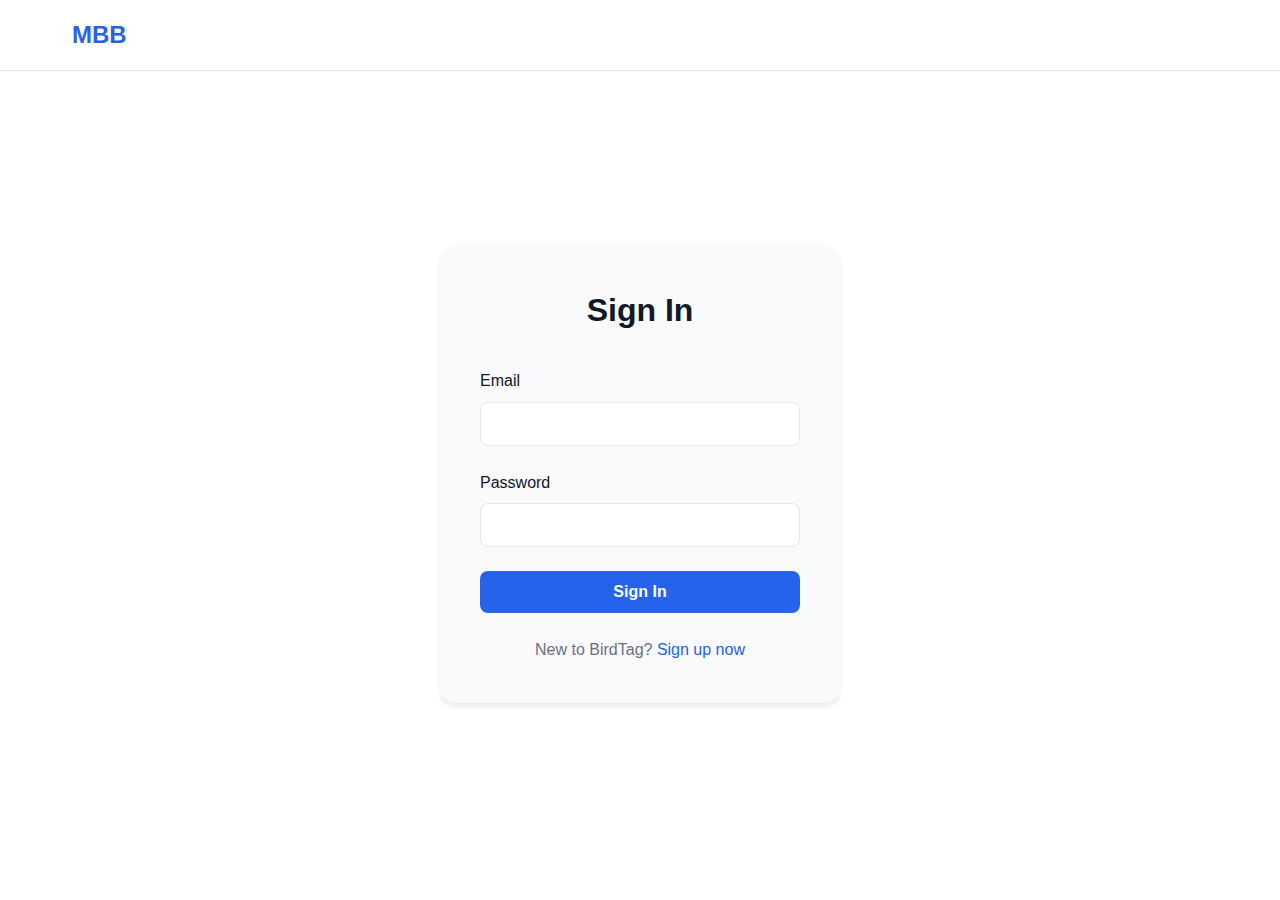
<file: auth/signin.html>
<!DOCTYPE html>
<html lang="en">
<head>
    <meta charset="UTF-8">
    <meta name="viewport" content="width=device-width, initial-scale=1.0">
    <title>Sign In - Monash Bird Buddies</title>
    <link rel="stylesheet" href="../shared/css/common.css">
    <link rel="stylesheet" href="css/auth.css">
</head>
<body>
    <nav class="navbar">
        <div class="nav-container">
            <a href="../index.html" class="logo">MBB</a>
        </div>
    </nav>

    <div class="auth-container">
        <form class="auth-form" onsubmit="signIn(event)">
            <h2 class="auth-title">Sign In</h2>
            
            <div class="form-group">
                <label for="email" class="form-label">Email</label>
                <input type="email" id="email" class="form-input" required>
            </div>
            
            <div class="form-group">
                <label for="password" class="form-label">Password</label>
                <input type="password" id="password" class="form-input" required>
            </div>
            
            <button type="submit" class="btn-submit">Sign In</button>
            
            <p class="auth-link">
                New to BirdTag? <a href="signup.html">Sign up now</a>
            </p>
        </form>
    </div>

    <script src="../shared/js/common.js"></script>
    <script src="js/auth.js"></script>
</body>
</html>
</file>
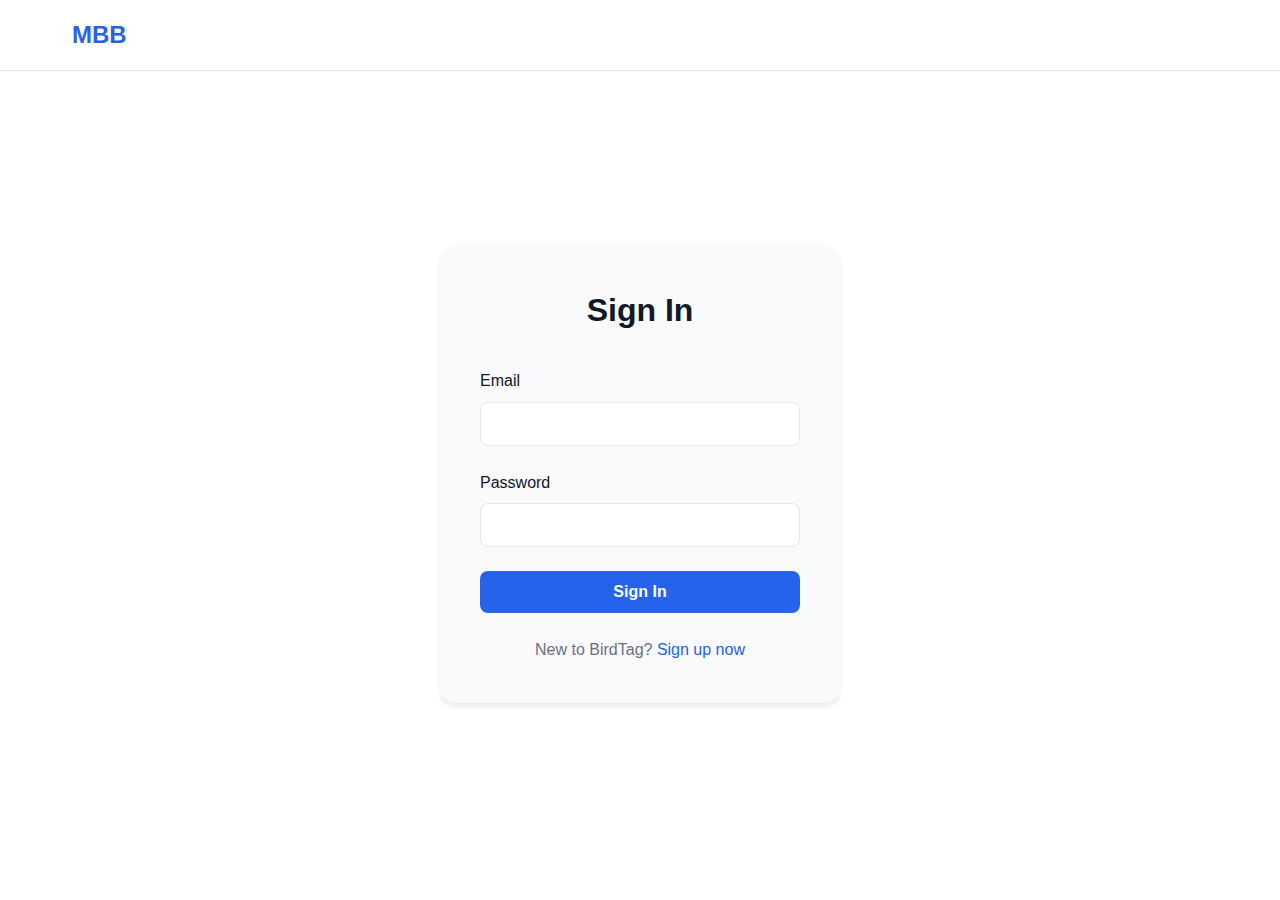
<file: corefunc/upload.html>
<!DOCTYPE html>
<html lang="en">
  <head>
    <meta charset="UTF-8" />
    <meta name="viewport" content="width=device-width, initial-scale=1.0" />
    <title>File Upload - Monash Bird Buddies</title>
    <link rel="stylesheet" href="../shared/css/common.css" />
    <link rel="stylesheet" href="css/corefunc.css" />
  </head>
  <body>
    <nav class="navbar">
      <div class="nav-container">
        <a href="../index.html" class="logo">MBB</a>
        <div class="nav-links">
          <a href="upload.html">File Upload</a>
          <a href="search.html">Search & Management</a>
          <a href="settings.html">Settings</a>
          <a href="#" onclick="showSignOutModal()">Sign out</a>
        </div>
      </div>
    </nav>

    <div class="main-layout">
      <div class="container">
        <div class="upload-container">
          <h1 class="page-title">Upload Your Media Files</h1>

          <div class="upload-area" id="uploadArea">
            <div class="upload-icon">📁</div>
            <p class="upload-text">
              Drag and drop your files here or click to select
            </p>
            <p class="upload-subtext">
              Accepted formats: JPG, PNG, MP3, MP4. Max size: 9MB per file
            </p>
            <input
              type="file"
              id="fileInput"
              class="file-input"
              multiple
              accept=".jpg,.jpeg,.png,.mp3,.mp4" />
          </div>

          <div class="file-list" id="fileList"></div>
        </div>
      </div>
    </div>

    <!-- Sign Out Modal -->
    <div class="modal" id="signOutModal">
      <div class="modal-content">
        <h3 class="modal-title">Are you sure you want to sign out?</h3>
        <div class="modal-buttons">
          <button class="btn-submit" onclick="signOut()">Yes</button>
          <button class="btn-secondary" onclick="hideSignOutModal()">No</button>
        </div>
      </div>
    </div>

    <script src="../shared/js/common.js"></script>
    <script src="js/corefunc.js"></script>
  </body>
</html>
</file>
<file: shared/css/common.css>
:root {
  --primary-color: #2563eb;
  --primary-hover: #1d4ed8;
  --secondary-color: #6b7280;
  --background: #ffffff;
  --surface: #f9fafb;
  --text-primary: #111827;
  --text-secondary: #6b7280;
  --border: #e5e7eb;
  --error: #ef4444;
  --success: #10b981;
}

* {
  margin: 0;
  padding: 0;
  box-sizing: border-box;
}

body {
  font-family: -apple-system, BlinkMacSystemFont, "Segoe UI", Roboto, Oxygen,
    Ubuntu, Cantarell, sans-serif;
  background-color: var(--background);
  color: var(--text-primary);
  line-height: 1.6;
}

/* Navbar Styles */
.navbar {
  background: var(--background);
  border-bottom: 1px solid var(--border);
  padding: 1rem 0;
  position: fixed;
  top: 0;
  left: 0;
  right: 0;
  z-index: 1000;
}

.nav-container {
  max-width: 1200px;
  margin: 0 auto;
  padding: 0 2rem;
  display: flex;
  justify-content: space-between;
  align-items: center;
}

.logo {
  font-size: 1.5rem;
  font-weight: 700;
  color: var(--primary-color);
  text-decoration: none;
}

.nav-links {
  display: flex;
  gap: 2rem;
  align-items: center;
}

.nav-links a {
  text-decoration: none;
  color: var(--text-primary);
  font-weight: 500;
  transition: color 0.2s;
}

.nav-links a:hover {
  color: var(--primary-color);
}

.btn-signin {
  background: var(--primary-color);
  color: white !important;
  padding: 0.5rem 1.5rem;
  border-radius: 0.5rem;
  transition: background 0.2s;
}

.btn-signin:hover {
  background: var(--primary-hover);
}

/* Hero Section */
.hero {
  min-height: 100vh;
  display: flex;
  align-items: center;
  justify-content: center;
  padding: 2rem;
  text-align: center;
}

.hero-content {
  max-width: 800px;
}

.hero-title {
  font-size: 3.5rem;
  font-weight: 800;
  margin-bottom: 1.5rem;
  color: var(--text-primary);
}

.hero-text {
  font-size: 1.25rem;
  color: var(--text-secondary);
  margin-bottom: 2.5rem;
  line-height: 1.8;
}

.btn-primary {
  display: inline-block;
  background: var(--primary-color);
  color: white;
  padding: 1rem 2.5rem;
  border-radius: 0.5rem;
  text-decoration: none;
  font-weight: 600;
  font-size: 1.125rem;
  transition: all 0.2s;
}

.btn-primary:hover {
  background: var(--primary-hover);
  transform: translateY(-2px);
}

/* Main Layout */
.main-layout {
  padding-top: 5rem;
  min-height: 100vh;
}

.container {
  max-width: 1200px;
  margin: 0 auto;
  padding: 2rem;
}

/* Modal */
.modal {
  display: none;
  position: fixed;
  top: 0;
  left: 0;
  right: 0;
  bottom: 0;
  background: rgba(0, 0, 0, 0.5);
  z-index: 2000;
  align-items: center;
  justify-content: center;
}

.modal.active {
  display: flex;
}

.modal-content {
  background: var(--background);
  padding: 2rem;
  border-radius: 1rem;
  text-align: center;
  max-width: 400px;
}

.modal-title {
  font-size: 1.5rem;
  font-weight: 600;
  margin-bottom: 1.5rem;
}

.modal-buttons {
  display: flex;
  gap: 1rem;
  justify-content: center;
}

.btn-secondary {
  padding: 0.75rem 2rem;
  border: 1px solid var(--border);
  background: var(--background);
  color: var(--text-primary);
  border-radius: 0.5rem;
  font-weight: 500;
  cursor: pointer;
  transition: background 0.2s;
}

.btn-secondary:hover {
  background: var(--surface);
}

.btn-submit {
  padding: 0.75rem 2rem;
  background: var(--primary-color);
  color: white;
  border: none;
  border-radius: 0.5rem;
  font-weight: 500;
  cursor: pointer;
  transition: background 0.2s;
}

.btn-submit:hover {
  background: var(--primary-hover);
}

/* Responsive */
@media (max-width: 768px) {
  .hero-title {
    font-size: 2.5rem;
  }

  .hero-text {
    font-size: 1.125rem;
  }

  .nav-container {
    padding: 0 1rem;
  }
}
</file>
<file: auth/css/auth.css>
/* Authentication Styles */
.auth-container {
  min-height: 100vh;
  display: flex;
  align-items: center;
  justify-content: center;
  padding: 2rem;
  padding-top: 5rem;
}

.auth-form {
  background: var(--surface);
  padding: 2.5rem;
  border-radius: 1rem;
  box-shadow: 0 4px 6px -1px rgba(0, 0, 0, 0.1);
  width: 100%;
  max-width: 400px;
}

.auth-title {
  font-size: 2rem;
  font-weight: 700;
  margin-bottom: 2rem;
  text-align: center;
}

.form-group {
  margin-bottom: 1.5rem;
}

.form-label {
  display: block;
  font-weight: 500;
  margin-bottom: 0.5rem;
  color: var(--text-primary);
}

.form-input {
  width: 100%;
  padding: 0.75rem 1rem;
  border: 1px solid var(--border);
  border-radius: 0.5rem;
  font-size: 1rem;
  transition: border-color 0.2s;
}

.form-input:focus {
  outline: none;
  border-color: var(--primary-color);
}

.password-requirements {
  margin-top: 0.5rem;
  font-size: 0.875rem;
  color: var(--text-secondary);
  line-height: 1.4;
}

.btn-submit {
  width: 100%;
  background: var(--primary-color);
  color: white;
  padding: 0.75rem;
  border: none;
  border-radius: 0.5rem;
  font-size: 1rem;
  font-weight: 600;
  cursor: pointer;
  transition: background 0.2s;
}

.btn-submit:hover {
  background: var(--primary-hover);
}

.auth-link {
  text-align: center;
  margin-top: 1.5rem;
  color: var(--text-secondary);
}

.auth-link a {
  color: var(--primary-color);
  text-decoration: none;
  font-weight: 500;
}

.auth-link a:hover {
  text-decoration: underline;
}

/* Responsive */
@media (max-width: 768px) {
  .auth-form {
    padding: 2rem;
  }
}
</file>
<file: corefunc/css/corefunc.css>
/* Core Functionality Styles */

/* Page Titles */
.page-title {
  font-size: 2.5rem;
  font-weight: 700;
  margin-bottom: 2rem;
  text-align: center;
}

/* Upload Page */
.upload-container {
  max-width: 800px;
  margin: 0 auto;
}

.upload-area {
  background: var(--surface);
  border: 2px dashed var(--border);
  border-radius: 1rem;
  padding: 4rem 2rem;
  text-align: center;
  transition: all 0.3s;
  cursor: pointer;
}

.upload-area.drag-over {
  border-color: var(--primary-color);
  background: #eff6ff;
}

.upload-icon {
  font-size: 3rem;
  color: var(--text-secondary);
  margin-bottom: 1rem;
}

.upload-text {
  font-size: 1.25rem;
  color: var(--text-primary);
  margin-bottom: 0.5rem;
}

.upload-subtext {
  color: var(--text-secondary);
  font-size: 0.875rem;
}

.file-input {
  display: none;
}

/* File List */
.file-list {
  margin-top: 2rem;
}

.file-item {
  background: var(--surface);
  border: 1px solid var(--border);
  border-radius: 0.5rem;
  padding: 1rem;
  margin-bottom: 1rem;
  display: flex;
  align-items: center;
  gap: 1rem;
}

.file-info {
  flex: 1;
}

.file-name {
  font-weight: 500;
  margin-bottom: 0.25rem;
}

.file-type {
  font-size: 0.875rem;
  color: var(--text-secondary);
}

.file-status {
  display: flex;
  align-items: center;
  gap: 1rem;
}

.progress-bar {
  width: 100px;
  height: 6px;
  background: var(--border);
  border-radius: 3px;
  overflow: hidden;
}

.progress-fill {
  height: 100%;
  background: var(--primary-color);
  transition: width 0.3s;
}

.remove-btn {
  background: none;
  border: none;
  color: var(--error);
  cursor: pointer;
  font-size: 1.25rem;
  padding: 0.25rem;
}

.remove-btn:hover {
  opacity: 0.7;
}

.success-icon {
  color: var(--success);
  font-size: 1.25rem;
}

.error-message {
  color: var(--error);
  font-size: 0.875rem;
}

/* Sub-navigation - FIXED TO BE VISIBLE */
.sub-nav {
  background: var(--surface);
  border-bottom: 1px solid var(--border);
  padding: 1rem 0;
  margin: 0;
  position: relative;
  z-index: 100;
  display: block !important;
  visibility: visible !important;
}

.sub-nav-container {
  max-width: 1200px;
  margin: 0 auto;
  padding: 0 2rem;
  display: block !important;
}

.sub-nav-links {
  display: flex !important;
  gap: 2rem;
  flex-wrap: wrap;
  justify-content: flex-start;
}

.sub-nav-links a {
  color: var(--text-secondary);
  text-decoration: none;
  font-weight: 500;
  padding: 0.75rem 1rem;
  border-bottom: 2px solid transparent;
  transition: all 0.2s;
  white-space: nowrap;
  border-radius: 0.5rem 0.5rem 0 0;
  display: inline-block !important;
}

.sub-nav-links a:hover,
.sub-nav-links a.active {
  color: var(--primary-color);
  border-bottom-color: var(--primary-color);
  background: rgba(37, 99, 235, 0.1);
}

/* Search Forms */
.search-form {
  background: var(--surface);
  padding: 2rem;
  border-radius: 1rem;
  margin-bottom: 2rem;
  border: 1px solid var(--border);
}

.search-form-title {
  font-size: 1.5rem;
  font-weight: 600;
  margin-bottom: 0.75rem;
  color: var(--text-primary);
}

.search-form-description {
  color: var(--text-secondary);
  margin-bottom: 1.5rem;
  font-size: 0.95rem;
  line-height: 1.5;
}

.search-form-actions {
  display: flex;
  gap: 1rem;
  align-items: center;
  flex-wrap: wrap;
  margin-top: 1.5rem;
}

.tag-count-pairs {
  margin-bottom: 1.5rem;
}

.tag-count-pair {
  display: flex;
  gap: 1rem;
  align-items: center;
  margin-bottom: 1rem;
  flex-wrap: wrap;
}

.tag-select,
.count-input {
  padding: 0.75rem 1rem;
  border: 1px solid var(--border);
  border-radius: 0.5rem;
  font-size: 1rem;
}

.tag-select {
  flex: 1;
  min-width: 200px;
}

.count-input {
  width: 100px;
}

.btn-add-tag,
.btn-remove-tag {
  padding: 0.75rem 1rem;
  border-radius: 0.5rem;
  border: none;
  cursor: pointer;
  font-weight: 500;
  transition: all 0.2s;
}

.btn-add-tag {
  background: var(--primary-color);
  color: white;
}

.btn-add-tag:hover {
  background: var(--primary-hover);
}

.btn-remove-tag {
  background: var(--error);
  color: white;
}

.btn-remove-tag:hover {
  opacity: 0.8;
}

/* Species Selection */
.species-selection {
  margin-bottom: 1.5rem;
}

.species-select {
  width: 100%;
  padding: 0.75rem 1rem;
  border: 1px solid var(--border);
  border-radius: 0.5rem;
  font-size: 1rem;
  min-height: 120px;
}

.form-label {
  display: block;
  font-weight: 500;
  margin-bottom: 0.5rem;
  color: var(--text-primary);
}

.form-help {
  display: block;
  color: var(--text-secondary);
  font-size: 0.875rem;
  margin-top: 0.5rem;
}

/* URL Input */
.url-input-section {
  margin-bottom: 1.5rem;
}

.url-input {
  width: 100%;
  padding: 0.75rem 1rem;
  border: 1px solid var(--border);
  border-radius: 0.5rem;
  font-size: 1rem;
}

.url-input:focus {
  outline: none;
  border-color: var(--primary-color);
}

/* Search Upload Area */
.search-upload-area {
  background: var(--surface);
  border: 2px dashed var(--border);
  border-radius: 1rem;
  padding: 3rem 2rem;
  text-align: center;
  transition: all 0.3s;
  margin-bottom: 1.5rem;
  cursor: pointer;
}

.search-upload-area.drag-over {
  border-color: var(--primary-color);
  background: #eff6ff;
}

/* Search Results */
.search-results-section {
  margin-top: 3rem;
}

.results-header {
  margin-bottom: 2rem;
  border-bottom: 1px solid var(--border);
  padding-bottom: 1rem;
}

.results-title {
  font-size: 1.75rem;
  font-weight: 600;
  margin-bottom: 0.5rem;
}

.results-count {
  color: var(--text-secondary);
  font-size: 1rem;
}

.results-grid {
  display: grid;
  grid-template-columns: repeat(auto-fill, minmax(250px, 1fr));
  gap: 1.5rem;
}

.result-card {
  position: relative;
  background: var(--surface);
  border: 1px solid var(--border);
  border-radius: 0.75rem;
  overflow: hidden;
  transition: all 0.2s;
}

.result-card:hover {
  transform: translateY(-2px);
  box-shadow: 0 4px 12px rgba(0, 0, 0, 0.1);
}

.result-checkbox {
  position: absolute;
  top: 1rem;
  left: 1rem;
  width: 1.25rem;
  height: 1.25rem;
  cursor: pointer;
  z-index: 10;
  accent-color: var(--primary-color);
}

.result-thumbnail {
  width: 100%;
  height: 200px;
  object-fit: cover;
}

.result-icon {
  display: flex;
  align-items: center;
  justify-content: center;
  font-size: 3rem;
  background: var(--surface);
  color: var(--text-secondary);
}

.result-content {
  padding: 1rem;
}

.result-filename {
  font-weight: 500;
  margin-bottom: 0.5rem;
  color: var(--text-primary);
  font-size: 0.9rem;
}

.result-tags {
  color: var(--text-secondary);
  font-size: 0.875rem;
  margin-bottom: 0.5rem;
}

.result-file-type {
  color: var(--primary-color);
  font-size: 0.75rem;
  font-weight: 500;
  text-transform: uppercase;
  margin-bottom: 1rem;
}

.result-actions {
  display: flex;
  gap: 0.5rem;
}

.btn-action {
  flex: 1;
  padding: 0.5rem;
  border: 1px solid var(--border);
  background: var(--background);
  border-radius: 0.25rem;
  cursor: pointer;
  font-size: 0.875rem;
  transition: all 0.2s;
}

.btn-action:hover {
  background: var(--surface);
}

/* NEW: Thumbnail Search Result Specific Styles */
.thumbnail-result-card {
  grid-column: 1 / -1; /* Span full width */
  max-width: 800px;
  margin: 0 auto;
}

.thumbnail-result-preview {
  width: 100%;
  padding: 2rem;
  background: var(--background);
  border-bottom: 1px solid var(--border);
  text-align: center;
}

.large-image-preview {
  max-width: 100%;
  max-height: 600px;
  height: auto;
  border-radius: 0.5rem;
  box-shadow: 0 4px 12px rgba(0, 0, 0, 0.1);
  object-fit: contain;
}

.thumbnail-result-info {
  padding: 2rem;
}

.thumbnail-result-info .result-filename {
  font-size: 1.1rem;
  margin-bottom: 1.5rem;
  color: var(--text-primary);
}

.result-urls {
  margin: 1.5rem 0;
  background: var(--background);
  border: 1px solid var(--border);
  border-radius: 0.5rem;
  padding: 1.5rem;
}

.url-item {
  margin-bottom: 1rem;
  word-break: break-all;
}

.url-item:last-child {
  margin-bottom: 0;
}

.url-item strong {
  display: block;
  margin-bottom: 0.5rem;
  color: var(--text-primary);
}

.url-link {
  color: var(--primary-color);
  text-decoration: none;
  font-size: 0.9rem;
  line-height: 1.4;
}

.url-link:hover {
  text-decoration: underline;
}

/* NEW: Plain text URL for thumbnail URL (not clickable) */
.url-text {
  color: var(--text-secondary);
  font-size: 0.9rem;
  line-height: 1.4;
  word-break: break-all;
  font-family: monospace;
}

/* NEW: Copy button for URLs */
.btn-copy-url {
  margin-left: 1rem;
  padding: 0.5rem 0.75rem;
  background: var(--primary-color);
  color: white;
  border: none;
  border-radius: 0.25rem;
  cursor: pointer;
  font-size: 0.8rem;
  transition: background 0.2s;
}

.btn-copy-url:hover {
  background: var(--primary-hover);
}

/* Responsive layout for URL item with copy button */
.url-item {
  margin-bottom: 1rem;
  word-break: break-all;
  display: flex;
  flex-direction: column;
  gap: 0.5rem;
}

.url-item .url-link {
  max-width: 100%;
  overflow: hidden;
  text-overflow: ellipsis;
}

@media (min-width: 768px) {
  .url-item {
    flex-direction: row;
    align-items: center;
    justify-content: space-between;
  }

  .url-item .url-link {
    flex: 1;
    margin-right: 1rem;
  }
}

.thumbnail-result-info .result-actions {
  justify-content: center;
  margin-top: 2rem;
}

.thumbnail-result-info .btn-action {
  flex: none;
  padding: 0.75rem 1.5rem;
  font-size: 1rem;
}

/* No Results State */
.no-results {
  text-align: center;
  padding: 3rem 2rem;
  color: var(--text-secondary);
}

.no-results p {
  margin-bottom: 0.5rem;
}

/* Search Loading */
.search-loading {
  text-align: center;
  padding: 3rem 2rem;
  color: var(--text-secondary);
}

.loading-spinner {
  width: 40px;
  height: 40px;
  border: 3px solid var(--border);
  border-top: 3px solid var(--primary-color);
  border-radius: 50%;
  animation: spin 1s linear infinite;
  margin: 0 auto 1rem;
}

@keyframes spin {
  0% {
    transform: rotate(0deg);
  }
  100% {
    transform: rotate(360deg);
  }
}

/* Floating Action Bar */
.floating-action-bar {
  position: fixed;
  bottom: 2rem;
  left: 50%;
  transform: translateX(-50%);
  background: var(--background);
  border: 1px solid var(--border);
  border-radius: 2rem;
  padding: 1rem 2rem;
  box-shadow: 0 4px 12px rgba(0, 0, 0, 0.15);
  display: flex;
  align-items: center;
  gap: 1rem;
  z-index: 1000;
}

.floating-action-bar.hidden {
  display: none;
}

/* Enhanced Modals */
.modal-large {
  max-width: 600px;
  width: 90%;
}

.modal-divider {
  border: none;
  border-top: 1px solid var(--border);
  margin: 1.5rem 0;
}

.modal-info {
  color: var(--text-secondary);
  margin-bottom: 1.5rem;
}

.modal-section {
  margin-bottom: 1.5rem;
}

.modal-section h4 {
  font-size: 1.125rem;
  font-weight: 600;
  margin-bottom: 1rem;
  color: var(--text-primary);
}

.modal-preview {
  background: var(--surface);
  padding: 1rem;
  border-radius: 0.5rem;
  font-family: monospace;
  font-size: 0.875rem;
  margin-top: 1rem;
}

/* Current Tags Display */
.current-tags {
  display: flex;
  flex-wrap: wrap;
  gap: 0.75rem;
  margin-bottom: 1rem;
}

.current-tag-item {
  display: flex;
  align-items: center;
  gap: 0.5rem;
  padding: 0.5rem 0.75rem;
  background: var(--surface);
  border: 1px solid var(--border);
  border-radius: 0.5rem;
  cursor: pointer;
  transition: background 0.2s;
}

.current-tag-item:hover {
  background: var(--background);
}

.current-tag-item input[type="checkbox"] {
  margin: 0;
}

/* Files to Delete List */
.files-to-delete {
  max-height: 200px;
  overflow-y: auto;
  background: var(--surface);
  border: 1px solid var(--border);
  border-radius: 0.5rem;
  padding: 1rem;
  margin-bottom: 1rem;
}

.file-to-delete {
  padding: 0.5rem 0;
  border-bottom: 1px solid var(--border);
  font-size: 0.9rem;
}

.file-to-delete:last-child {
  border-bottom: none;
}

/* Warning Section */
.warning-section {
  background: #fef2f2;
  border: 1px solid #fecaca;
  border-radius: 0.5rem;
  padding: 1rem;
  margin-bottom: 1.5rem;
}

.warning-text {
  color: #dc2626;
  font-weight: 500;
  margin: 0;
}

/* Action List */
.action-list {
  list-style: none;
  padding: 0;
  margin: 0;
}

.action-list li {
  color: var(--text-secondary);
  margin-bottom: 0.5rem;
}

/* Confirmation Section */
.confirmation-section {
  margin-bottom: 1.5rem;
}

.confirmation-section label {
  display: block;
  font-weight: 500;
  margin-bottom: 0.5rem;
  color: var(--text-primary);
}

.confirmation-input {
  width: 100%;
  padding: 0.75rem 1rem;
  border: 1px solid var(--border);
  border-radius: 0.5rem;
  font-size: 1rem;
}

.confirmation-input:focus {
  outline: none;
  border-color: var(--error);
}

/* Button Variations */
.btn-danger {
  background: var(--error);
  color: white;
  border: none;
}

.btn-danger:hover:not(:disabled) {
  background: #dc2626;
}

.btn-danger:disabled {
  background: var(--text-secondary);
  cursor: not-allowed;
}

/* Settings Page */
.settings-container {
  max-width: 800px;
  margin: 0 auto;
}

.settings-section {
  margin-bottom: 2rem;
}

.settings-content {
  background: var(--surface);
  padding: 2rem;
  border-radius: 1rem;
  border: 1px solid var(--border);
}

.settings-title {
  font-size: 1.75rem;
  font-weight: 600;
  margin-bottom: 1rem;
  color: var(--text-primary);
}

.settings-description {
  color: var(--text-secondary);
  margin-bottom: 2rem;
  font-size: 1rem;
  line-height: 1.6;
}

/* Notification Preferences */
.notification-content {
  background: var(--background);
  padding: 1.5rem;
  border-radius: 0.75rem;
  border: 1px solid var(--border);
}

.notification-subtitle {
  font-size: 1.125rem;
  font-weight: 600;
  margin-bottom: 1.5rem;
  color: var(--text-primary);
}

.notification-list {
  margin-bottom: 2rem;
}

.notification-item {
  display: flex;
  align-items: center;
  gap: 0.75rem;
  padding: 1rem 0;
  border-bottom: 1px solid var(--border);
  transition: background-color 0.2s;
}

.notification-item:last-child {
  border-bottom: none;
}

.notification-item:hover {
  background-color: var(--surface);
  margin: 0 -1rem;
  padding: 1rem;
  border-radius: 0.5rem;
}

.notification-item input[type="checkbox"] {
  width: 1.25rem;
  height: 1.25rem;
  cursor: pointer;
  accent-color: var(--primary-color);
  border-radius: 0.25rem;
}

.notification-item label {
  cursor: pointer;
  font-weight: 500;
  font-size: 1rem;
  color: var(--text-primary);
  flex: 1;
}

.settings-actions {
  display: flex;
  gap: 1rem;
  justify-content: flex-start;
}

.settings-actions .btn-submit,
.settings-actions .btn-secondary {
  padding: 0.75rem 1.5rem;
  font-size: 0.9rem;
  font-weight: 500;
  border-radius: 0.5rem;
  cursor: pointer;
  transition: all 0.2s;
}

.settings-actions .btn-submit {
  background: var(--primary-color);
  color: white;
  border: none;
}

.settings-actions .btn-submit:hover {
  background: var(--primary-hover);
}

.settings-actions .btn-secondary {
  background: var(--background);
  color: var(--text-primary);
  border: 1px solid var(--border);
}

.settings-actions .btn-secondary:hover {
  background: var(--surface);
}

/* Placeholder Pages */
.placeholder {
  text-align: center;
  padding: 4rem 2rem;
}

.placeholder-text {
  color: var(--text-secondary);
  font-size: 1.125rem;
}

/* Notification Toast Messages */
.notification-toast {
  position: fixed;
  top: 2rem;
  right: 2rem;
  padding: 1rem 1.5rem;
  border-radius: 0.5rem;
  color: white;
  font-weight: 500;
  box-shadow: 0 4px 12px rgba(0, 0, 0, 0.15);
  z-index: 2001;
  transition: all 0.3s ease;
}

.notification-toast.success {
  background: var(--success);
}

.notification-toast.error {
  background: var(--error);
}

.notification-toast.info {
  background: var(--primary-color);
}

/* Responsive */
@media (max-width: 768px) {
  .upload-area {
    padding: 3rem 1.5rem;
  }

  .results-grid {
    grid-template-columns: repeat(auto-fill, minmax(200px, 1fr));
  }

  .tag-count-pair {
    flex-direction: column;
    gap: 0.5rem;
  }

  .tag-select,
  .count-input {
    width: 100%;
  }

  .settings-actions {
    flex-direction: column;
  }

  .settings-actions .btn-submit,
  .settings-actions .btn-secondary {
    width: 100%;
  }

  .notification-item {
    margin: 0 -1rem;
    padding: 1rem;
  }

  .notification-item:hover {
    margin: 0 -1rem;
  }

  .sub-nav-container {
    padding: 0 1rem;
  }

  .sub-nav-links {
    gap: 1rem;
  }

  .search-form-actions {
    flex-direction: column;
  }

  .search-form-actions > * {
    width: 100%;
  }

  .current-tags {
    flex-direction: column;
  }

  .current-tag-item {
    width: 100%;
  }

  .result-actions {
    flex-direction: column;
  }

  .floating-action-bar {
    flex-direction: column;
    gap: 0.5rem;
    left: 1rem;
    right: 1rem;
    transform: none;
  }

  .modal-large {
    width: 95%;
  }

  /* Responsive for thumbnail search results */
  .thumbnail-result-preview {
    padding: 1rem;
  }

  .large-image-preview {
    max-height: 400px;
  }

  .thumbnail-result-info {
    padding: 1rem;
  }

  .url-item {
    font-size: 0.8rem;
  }

  .thumbnail-result-info .result-actions {
    flex-direction: column;
  }

  .thumbnail-result-info .btn-action {
    width: 100%;
    margin-bottom: 0.5rem;
  }
}

/* Pre-signed URL button */
.btn-presigned-url {
  background: #6b7280;
  color: white;
  border: none;
  padding: 0.5rem 0.75rem;
  border-radius: 0.25rem;
  cursor: pointer;
  font-size: 0.875rem;
  margin-bottom: 0.5rem;
  transition: background 0.2s;
}

.btn-presigned-url:hover {
  background: #4b5563;
}

/* Pre-signed URL modal */
.presigned-url-modal .modal-content h3 {
  margin-bottom: 1rem;
  color: #111827;
}

.presigned-url-modal .modal-buttons {
  display: flex;
  gap: 1rem;
  justify-content: flex-end;
}

.presigned-url-modal .modal-buttons button {
  padding: 0.5rem 1rem;
  border: none;
  border-radius: 0.25rem;
  cursor: pointer;
  font-weight: 500;
}

.presigned-url-modal .modal-buttons button:first-child {
  background: var(--primary-color);
  color: white;
}

.presigned-url-modal .modal-buttons button:last-child {
  background: var(--text-secondary);
  color: white;
}
</file>
